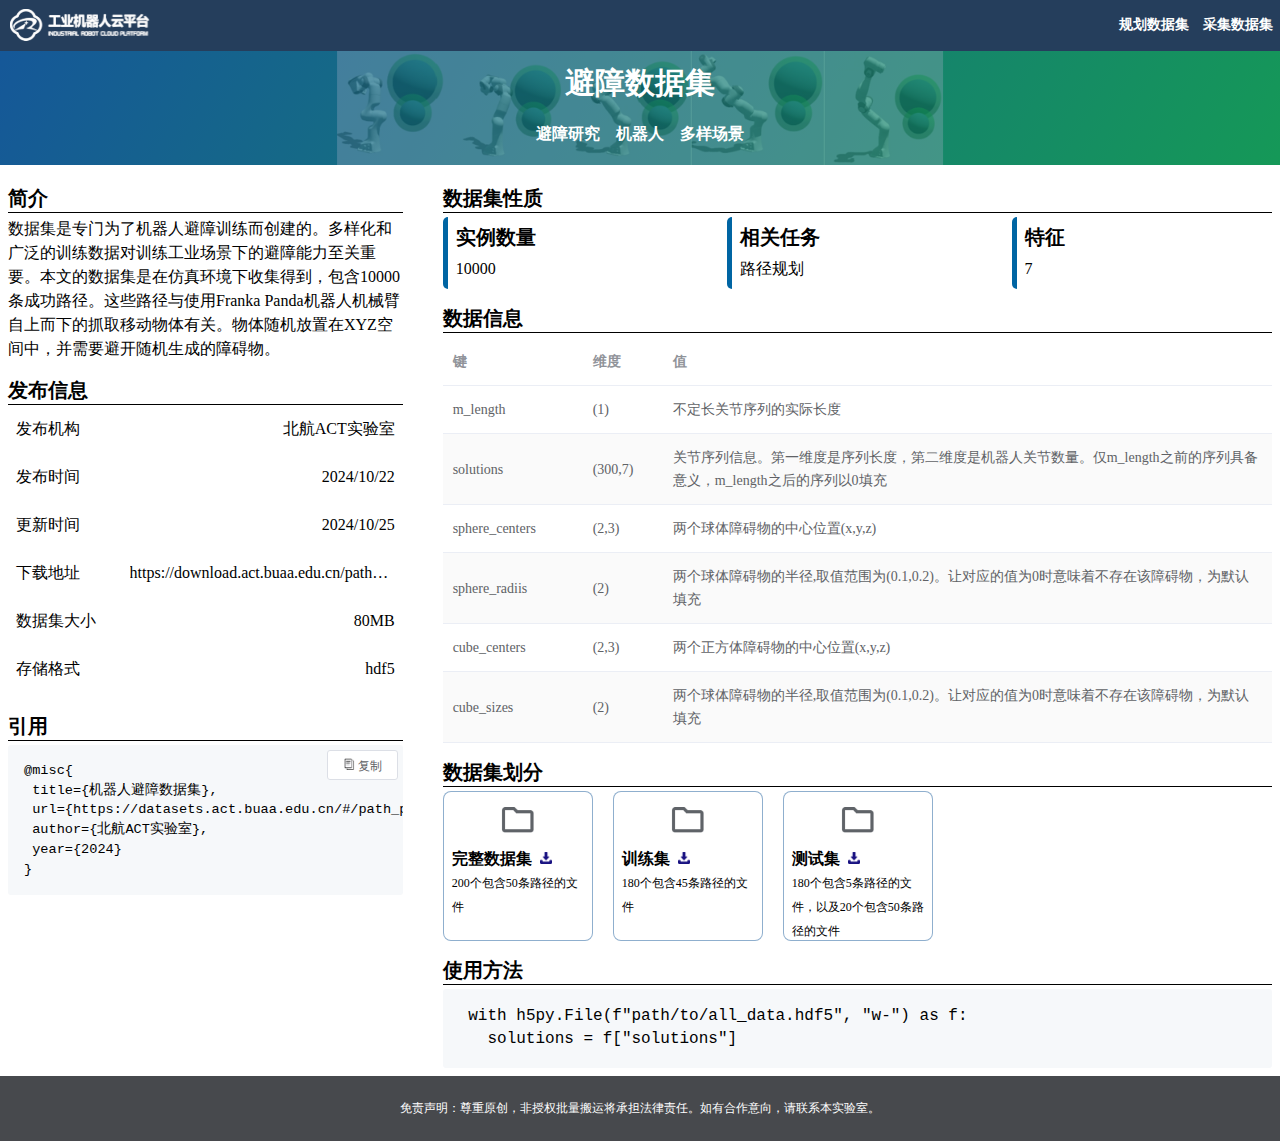
<file: base/index.html>
<!DOCTYPE html><html><head><meta charset=utf-8><meta name=viewport content="width=device-width,initial-scale=1"><title>vuetest</title><link href=/static/css/app.6071facd46d81dca38a72818131eb22b.css rel=stylesheet></head><body><div id=app></div><script type=text/javascript src=/static/js/manifest.8764fd9e18d3cd5e725a.js></script><script type=text/javascript src=/static/js/vendor.8762b8595d04d24ee007.js></script><script type=text/javascript src=/static/js/app.40e1889613a2bd14ff64.js></script></body></html>
</file>
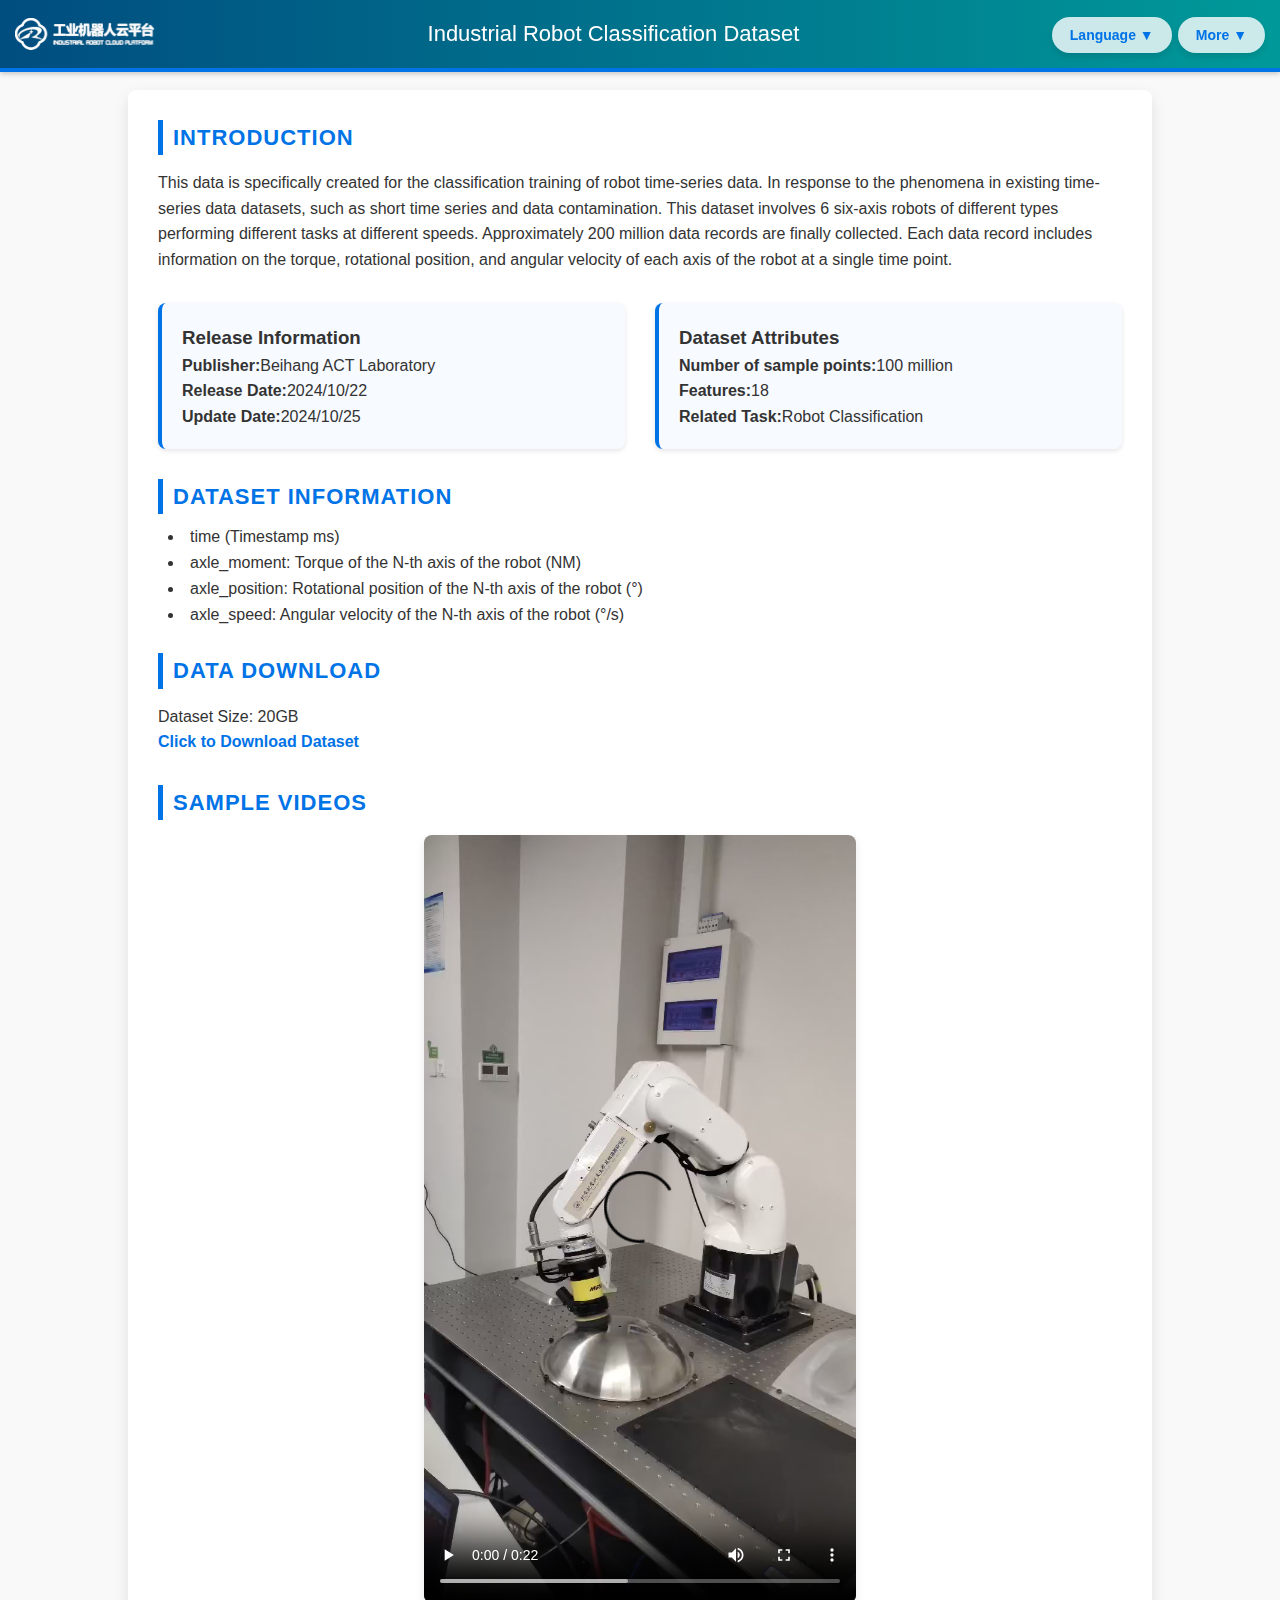
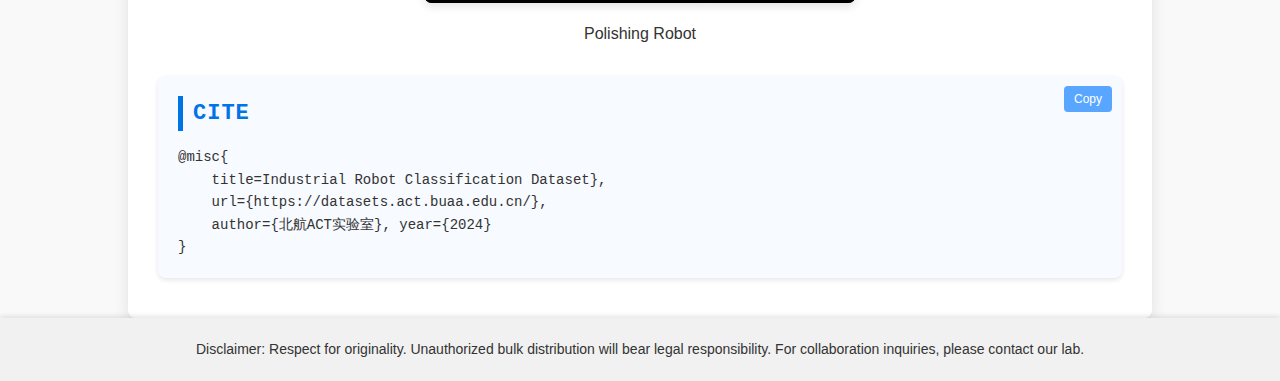
<file: pathplan.html>
<!DOCTYPE html>
<html lang="en">

<head>
    <meta charset="UTF-8">
    <meta name="viewport" content="width=device-width, initial-scale=1.0">
    <title>Datasets of Beihang ACT</title>
    <link rel="icon" href="static/common/img/robot.png" type="image/x-icon">
    <link rel="stylesheet" href="static/common/css/styles.css">
    <link rel="stylesheet" href="static/common/css/lang.css">
    <link rel="stylesheet" href="static/common/css/video.css">
    <link rel="stylesheet" href="static/common/css/cite.css">
    <link rel="stylesheet" href="static/common/css/dataset.css">
    <script src="static/pathplan/script.js" defer></script>
</head>

<body id="body">
    <div class="header">
        <img src="./static/common/img/icon.png" alt="Logo" class="logo">
        <span class="dataset-title" data-key="title">轨迹规划数据集</span>
        <div class="buttons">

            <div class="lang-switch-container">
                <button class="lang-switch" data-key="lang_button">语言 ▼</button>
                <div class="lang-dropdown">
                    <ul>
                        <li data-key="lang_option_en" onclick="loadLanguage('en'); ">英文</li>
                        <li data-key="lang_option_zh" onclick="loadLanguage('zh'); ">中文</li>
                    </ul>
                </div>
            </div>
            <div class="dataset-switch-container">
                <button class="dataset-switch" data-key="dataset_button">更多 ▼</button>
                <div class="dataset-dropdown">
                    <ul>
                        <li data-key="more-classify" onclick="window.location.href = './index.html';">
                            分类
                        </li>
                        <li data-key="more-reposity"
                            onclick="window.location.href = 'https://github.com/ACRoboT-buaa/ACTDatasets.github.io';">仓库
                        </li>
                    </ul>
                </div>
            </div>
        </div>
    </div>
    <div class="container">
        <div class="section">
            <h2 data-key="intro">简介</h2>
            <p data-key="intro_text">本数据集专门为机器人时序数据分类训练创建，数据来源于...</p>
        </div>
        <div class="section grid">
            <div class="info-box">
                <h3 data-key="release_info">发布信息</h3>
                <p><strong data-key="org">发布机构：</strong><span data-key="org_value">北航ACT实验室</span></p>
                <p><strong data-key="release_date">发布时间：</strong><span data-key="release_date_value">2024/10/22</span>
                </p>
                <p><strong data-key="update_date">更新日期：</strong><span data-key="update_date_value">2024/10/25</span></p>
            </div>
            <div class="info-box">
                <h3 data-key="dataset_attr">数据集属性</h3>
                <p><strong data-key="samples">样本点数目：</strong><span data-key="samples_value">12</span></p>
                <p><strong data-key="features">特征：</strong><span data-key="features_value">18</span></p>
                <p><strong data-key="task">相关任务：</strong><span data-key="task_value">机器人分类</span></p>
            </div>
        </div>
        <div class="section">
            <h2 data-key="dataset_info">数据集信息</h2>
            <ul>
                <li data-key="time">时间 (时间戳 ms)</li>
                <li data-key="axle_moment">axle_moment: 机器人N轴的力矩 (NM)</li>
                <li data-key="axle_position">axle_position: 机器人N轴的旋转位置 (°)</li>
                <li data-key="axle_speed">axle_speed: 机器人N轴的角速度 (°/s)</li>
            </ul>
        </div>
        <div class="section download">
            <h2 data-key="download">数据下载</h2>
            <p data-key="size">数据集大小：20GB</p>
            <p><a href="https://bhpan.buaa.edu.cn/link/AA0BA5388669C84E5EB7BB830C313CF871" data-key="download_link"
                    target="_blank">点击下载数据集</a></p>
        </div>
        <div class="section">
            <h2 data-key="videos">示例视频</h2>
            <div class="video-container">

                <div class="video-item">
                    <video controls>
                        <source src="static/classify/videos/damo.mp4" type="video/mp4">
                    </video>
                    <span data-key="video1">video</span>
                </div>
            </div>
        </div>
        <div class="section citation">
            <button data-key="copy_button" class="copy-btn" id="copy-btn" onclick="copyCitation()">复制</button>
            <h2 data-key="citation">引用</h2>
            <div class="citation-content">
                <pre id="citation-text">
@misc{
    title=<span data-key="title">日常采集数据集</span>}, 
    url={https://datasets.act.buaa.edu.cn/}, 
    author={北航ACT实验室}, year={2024} 
}</pre>
            </div>
        </div>
    </div>

    <footer class="footer">
        <p data-key="disclaimer">免责声明：尊重原创，非授权批量搬运将承担法律责任。如有合作意向，请联系本实验室。</p>
    </footer>
</body>

</html>
</file>
<file: static/common/css/lang.css>
/* Lang switch button container */
.lang-switch-container {
    display: inline-flex;
    flex-direction: column; /* Stack the button and dropdown vertically */
    align-items: flex-start; /* Align items to the left */
    position: relative; /* Keep the relative position to anchor the dropdown */
}

/* Lang switch button */
.lang-switch {
    cursor: pointer;
    background: rgba(255, 255, 255, 0.8);
    padding: 8px 16px;
    border-radius: 25px;
    font-size: 14px;
    font-weight: bold;
    color: #0073e6;
    border: 2px solid transparent;
    transition: background-color 0.3s ease, border-color 0.3s ease, transform 0.3s ease;
    box-shadow: 0 4px 6px rgba(0, 0, 0, 0.1);
}

/* Hover and focus states */
.lang-switch:hover, .lang-switch:focus {
    background: rgba(255, 255, 255, 1);
    border-color: #0073e6;
    transform: translateY(-2px); /* Button lift effect */
}

/* Active state */
.lang-switch:active {
    background: rgba(255, 255, 255, 0.9);
    transform: translateY(1px); /* Button pressed effect */
}

/* Focus state outline (for accessibility) */
.lang-switch:focus-visible {
    outline: none;
    border-color: #0073e6;
    box-shadow: 0 0 0 4px rgba(0, 115, 230, 0.3);
}

/* Lang dropdown menu styling */
.lang-dropdown {
    display: none;
    position: absolute; /* Position dropdown absolutely */
    top: 100%; /* Place it directly below the button */
    left: 0;
    background-color: white;
    border: 1px solid #ccc;
    border-radius: 8px;
    box-shadow: 0 4px 8px rgba(0, 0, 0, 0.1);
    z-index: 1;
    width: auto; /* Width adapts to content */
    min-width: 90px; /* Minimum width to avoid being too small */
    padding: 5px 0;
}

/* Display the dropdown when hovering over the lang-switch button */
.lang-switch-container:hover .lang-dropdown,
.lang-dropdown:hover {
    display: block;
}

/* List styling for language options */
.lang-dropdown ul {
    list-style-type: none;
    padding: 0;
    margin: 0;
}

/* Each language option styling */
.lang-dropdown ul li {
    padding: 10px 20px;
    cursor: pointer;
    font-size: 16px;
    transition: background-color 0.3s ease, padding-left 0.3s ease;
    color: #333;
    text-align: left;
}

/* Hover effect for language options */
.lang-dropdown ul li:hover {
    background-color: #f0f8ff;
    padding-left: 30px;
    color: #0073e6;
}

/* Add a subtle focus effect when the dropdown is opened */
.lang-dropdown.show {
    animation: dropdownShow 0.3s ease-out;
}

/* Animation for dropdown opening */
@keyframes dropdownShow {
    from {
        opacity: 0;
        transform: translateY(-10px);
    }
    to {
        opacity: 1;
        transform: translateY(0);
    }
}
</file>
<file: static/common/css/video.css>
/* Video container styling */
.video-container {
    display: flex;
    gap: 20px;
    justify-content: center;
    margin-bottom: 20px;
    width: 80%;
    margin-left: auto;
    margin-right: auto;
}

/* Video item styling */
.video-item {
    text-align: center;
    /* Center the text under the video */
}

.video-container video {
    width: 60%;
    border-radius: 8px;
    box-shadow: 0 4px 8px rgba(0, 0, 0, 0.1);
    transition: transform 0.3s ease;
}

.video-container video:hover {
    transform: scale(1.05);
}

.video-item span {
    display: block;
    /* Ensure the text appears below the video */
    margin-top: 10px;
    /* Add spacing between the video and text */
}
</file>
<file: static/common/css/cite.css>
/* Citation card style */
.citation {
    background: #f7faff;
    padding: 20px;
    font-family: 'Courier New', Courier, monospace;
    border-radius: 8px;
    box-shadow: 0 2px 5px rgba(0, 0, 0, 0.1);
    font-size: 14px;
    position: relative; /* Ensure button can be positioned relative to this container */
}

/* Responsive adjustments */
@media screen and (max-width: 768px) {
    .grid {
        grid-template-columns: 1fr;
    }

    .video-container {
        flex-direction: column;
    }
}
/* 复制按钮 */
/* Citation card style */
.citation {
    background: #f7faff;
    padding: 20px;
    font-family: 'Courier New', Courier, monospace;
    border-radius: 8px;
    box-shadow: 0 2px 5px rgba(0, 0, 0, 0.1);
    font-size: 14px;
    position: relative; /* Ensure button can be positioned relative to this container */
}

/* Citation content with copy button */
.citation-content {
    position: relative; /* To position the copy button in the top right corner */
}

/* Copy button styling */
.copy-btn {
    position: absolute;
    top: 10px;
    right: 10px;
    padding: 6px 10px;
    background-color: #58a6ff; /* Lighter blue */
    color: white;
    border: none;
    border-radius: 4px;
    cursor: pointer;
    font-size: 12px;
    transition: background-color 0.3s ease;
}

.copy-btn:hover {
    background-color: #4b96d8; /* Slightly darker blue */
}

.copy-btn:active {
    background-color: #3f7cb7; /* Even darker on click */
}

.copy-btn:focus {
    outline: none;
    box-shadow: 0 0 0 4px rgba(0, 115, 230, 0.3);
}
</file>
<file: static/common/css/dataset.css>
/* dataset switch button container */
.dataset-switch-container {
    display: inline-flex;
    flex-direction: column; /* Stack the button and dropdown vertically */
    align-items: flex-start; /* Align items to the left */
    position: relative; /* Keep the relative position to anchor the dropdown */
}

/* dataset switch button */
.dataset-switch {
    cursor: pointer;
    background: rgba(255, 255, 255, 0.8);
    padding: 8px 16px;
    border-radius: 25px;
    font-size: 14px;
    font-weight: bold;
    color: #0073e6;
    border: 2px solid transparent;
    transition: background-color 0.3s ease, border-color 0.3s ease, transform 0.3s ease;
    box-shadow: 0 4px 6px rgba(0, 0, 0, 0.1);
}

/* Hover and focus states */
.dataset-switch:hover, .dataset-switch:focus {
    background: rgba(255, 255, 255, 1);
    border-color: #0073e6;
    transform: translateY(-2px); /* Button lift effect */
}

/* Active state */
.dataset-switch:active {
    background: rgba(255, 255, 255, 0.9);
    transform: translateY(1px); /* Button pressed effect */
}

/* Focus state outline (for accessibility) */
.dataset-switch:focus-visible {
    outline: none;
    border-color: #0073e6;
    box-shadow: 0 0 0 4px rgba(0, 115, 230, 0.3);
}

/* dataset dropdown menu styling */
.dataset-dropdown {
    display: none;
    position: absolute; /* Position dropdown absolutely */
    top: 100%; /* Place it directly below the button */
    left: 0;
    background-color: white;
    border: 1px solid #ccc;
    border-radius: 8px;
    box-shadow: 0 4px 8px rgba(0, 0, 0, 0.1);
    z-index: 1;
    width: auto; /* Width adapts to content */
    min-width: 90px; /* Minimum width to avoid being too small */
    padding: 5px 0;
}

/* Display the dropdown when hovering over the dataset-switch button */
.dataset-switch-container:hover .dataset-dropdown,
.dataset-dropdown:hover {
    display: block;
}

/* List styling for datasetuage options */
.dataset-dropdown ul {
    list-style-type: none;
    padding: 0;
    margin: 0;
}

/* Each datasetuage option styling */
.dataset-dropdown ul li {
    padding: 10px 20px;
    cursor: pointer;
    font-size: 16px;
    transition: background-color 0.3s ease, padding-left 0.3s ease;
    color: #333;
    text-align: left;
}

/* Hover effect for datasetuage options */
.dataset-dropdown ul li:hover {
    background-color: #f0f8ff;
    padding-left: 30px;
    color: #0073e6;
}

/* Add a subtle focus effect when the dropdown is opened */
.dataset-dropdown.show {
    animation: dropdownShow 0.3s ease-out;
}

/* Animation for dropdown opening */
@keyframes dropdownShow {
    from {
        opacity: 0;
        transform: translateY(-10px);
    }
    to {
        opacity: 1;
        transform: translateY(0);
    }
}
</file>
<file: static/common/css/styles.css>
/* Reset some default styles */
* {
    margin: 0;
    padding: 0;
    box-sizing: border-box;
}

/* Body styling */
body {
    font-family: 'Helvetica Neue', Arial, sans-serif;
    background-color: #f9f9f9;
    color: #333;
    line-height: 1.6;
}

/* 固定顶部导航栏 */
.header {
    position: fixed;
    display: flex;
    align-items: center; /* Vertically align the items */
    justify-content: space-between; /* Ensure the content is spaced out */
    /* 固定定位 */
    top: 0;
    /* 距离页面顶部为0 */
    left: 0;
    width: 100%;
    /* 宽度占满整个页面 */
    background: linear-gradient(to right, #004d80, #009999);
    color: white;
    padding: 15px;
    text-align: center;
    font-size: 22px;
    z-index: 1000;
    /* 确保 header 在其他内容之上 */
    border-bottom: 4px solid #0073e6;
    box-shadow: 0 2px 5px rgba(0, 0, 0, 0.2);
    /* 给 header 添加一个阴影效果 */
}

/* Left side (logo) */
.logo {
    width: auto;
    /* Adjust the size of the logo */
    height: auto;
    /* Adjust the size of the logo */
    margin-right: 20px;
    /* Space between logo and title */
}
.container {
    width: 80%;
    margin: 90px auto;
    margin-bottom: 0px;
    background: #fff;
    padding: 30px;
    padding-bottom: 10px;
    border-radius: 8px;
    /* 保持上方的圆角 */
    box-shadow: 0 6px 15px rgba(0, 0, 0, 0.1);
    /* 保持阴影效果 */
    overflow: hidden;
    /* 去除底部的边界效果 */
    position: relative;
}



/* Section styling */
.section {
    margin-bottom: 30px;
}

.section h2 {
    font-size: 22px;
    font-weight: bold;
    color: #0073e6;
    border-left: 5px solid #0073e6;
    padding-left: 10px;
    margin-bottom: 15px;
    text-transform: uppercase;
    letter-spacing: 1px;
}

/* Grid layout for info boxes */
.grid {
    display: grid;
    grid-template-columns: 1fr 1fr;
    gap: 30px;
}

/* Info box style */
.info-box {
    background: #f7faff;
    padding: 20px;
    border-left: 4px solid #0073e6;
    box-shadow: 0 2px 5px rgba(0, 0, 0, 0.1);
    border-radius: 8px;
}


/* Download section */
.download a {
    color: #0073e6;
    font-size: 16px;
    font-weight: bold;
    text-decoration: none;
    transition: color 0.3s ease;
}

.download a:hover {
    color: #005bb5;
}

/* Citation box styling */
/* Citation content with preformatted text */
pre {
    white-space: pre-wrap;
    /* Ensure that long lines are wrapped correctly */
    word-wrap: break-word;
    /* Break long words */
    font-family: 'Courier New', Courier, monospace;
    font-size: 14px;
}


/* Footer styling */
.footer {
    background-color: #f1f1f1;
    color: #333;
    text-align: center;
    padding: 20px;
    font-size: 14px;
    position: relative;
    bottom: 0;
    width: 100%;
    box-shadow: 0 -2px 5px rgba(0, 0, 0, 0.1);
}

/* Styling for the list container */
ul {
    padding-left: 10px;
    /* Add some padding on the left to prevent the points from being too close */
    list-style-position: inside;
    /* Ensure the bullet points are inside the list box */
}

/* Styling for list items */
ul li {
    margin-bottom: 10px;
    /* Add some spacing between list items */
    line-height: 1.0;
    /* Ensure better line spacing */
}
</file>
